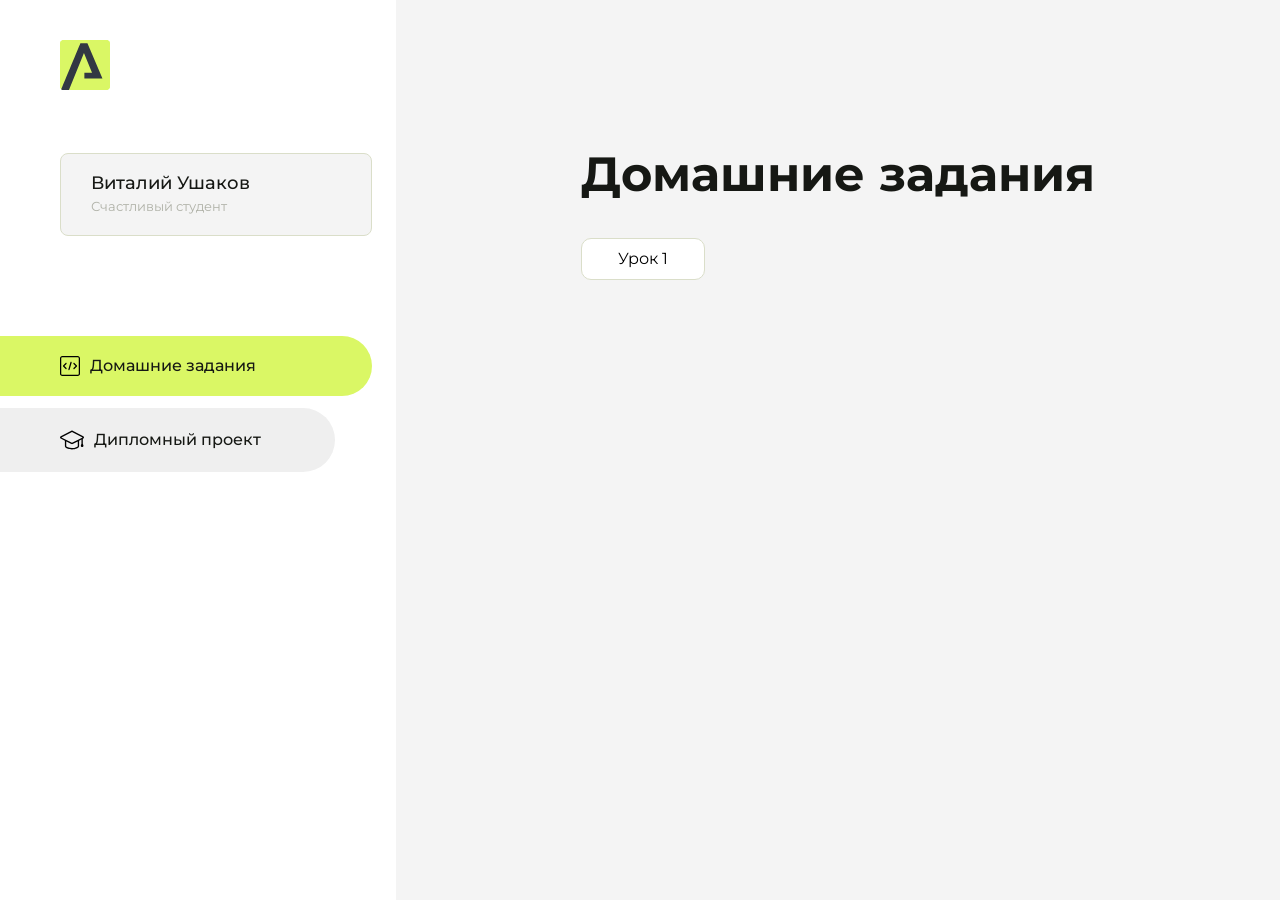
<file: index.html>
<!DOCTYPE html>
<html lang="en">
<head>
    <meta charset="UTF-8">
    <meta name="viewport" content="width=device-width, initial-scale=1.0">
    <title>Домашняя работа</title>
    <link rel="shortcut icon" href="src/logo.ico" type="image/x-icon">
    <link rel="preconnect" href="https://fonts.googleapis.com">
    <link rel="preconnect" href="https://fonts.gstatic.com" crossorigin>
    <link href="https://fonts.googleapis.com/css2?family=Montserrat:wght@400;500;700&family=Rubik:wght@500&display=swap"
          rel="stylesheet">
    <link rel="stylesheet" href="src/style.css">
</head>
<body id="body">
<div class="overlay" id="overlay"></div>
<div class="layout">
    <div class="burger" id="burger">
        <svg viewBox="0 0 24 24" fill="none" xmlns="http://www.w3.org/2000/svg">
            <g id="SVGRepo_bgCarrier" stroke-width="0"></g>
            <g id="SVGRepo_tracerCarrier" stroke-linecap="round" stroke-linejoin="round"></g>
            <g id="SVGRepo_iconCarrier">
                <path d="M4 18L20 18" stroke="#DAF765" stroke-width="2" stroke-linecap="round"></path>
                <path d="M4 12L20 12" stroke="#DAF765" stroke-width="2" stroke-linecap="round"></path>
                <path d="M4 6L20 6" stroke="#DAF765" stroke-width="2" stroke-linecap="round"></path>
            </g>
        </svg>
    </div>
    <aside class="sidebar" id="sidebar">
        <div class="sidebar__inner">
            <div class="logo">
                <svg width="50" height="50" viewBox="0 0 50 50" fill="none" xmlns="http://www.w3.org/2000/svg">
                    <g clip-path="url(#clip0_513_74730)">
                        <path d="M46.17 -0.257004H3.83C1.57281 -0.257004 -0.257 1.57281 -0.257 3.83V46.17C-0.257 48.4272 1.57281 50.257 3.83 50.257H46.17C48.4272 50.257 50.257 48.4272 50.257 46.17V3.83C50.257 1.57281 48.4272 -0.257004 46.17 -0.257004Z"
                              fill="#DAF765"/>
                        <path d="M24.375 38.4H42.461L27.441 3.1585H20.4355C20.4355 3.1585 6.7895 35.881 1.1945 49.294C2.015 50.0275 3.0945 50.257 3.6945 50.257H8.8445L23.954 13.07L32.0465 32.8285H24.375V38.4Z"
                              fill="#323843"/>
                    </g>
                    <defs>
                        <clipPath id="clip0_513_74730">
                            <rect width="50" height="50" fill="white"/>
                        </clipPath>
                    </defs>
                </svg>
            </div>
            <div class="sidebar__user">
                <div class="sidebar__name">Виталий Ушаков</div>
                <div class="sidebar__text">Счастливый студент</div>
            </div>
            <div class="sidebar__tabs">
                <div class="sidebar__item">
                    <button class="sidebar__button active" id="tasks">
                        <svg xmlns="http://www.w3.org/2000/svg" width="20" height="20" viewBox="0 0 20 20" fill="none">
                            <g clip-path="url(#clip0_704_74543)">
                                <path d="M17.7083 20H2.29167C1.0275 20 0 18.9725 0 17.7083V2.29167C0 1.0275 1.0275 0 2.29167 0H17.7083C18.9725 0 20 1.0275 20 2.29167V17.7083C20 18.9725 18.9725 20 17.7083 20ZM2.29167 1.25C1.7175 1.25 1.25 1.7175 1.25 2.29167V17.7083C1.25 18.2825 1.7175 18.75 2.29167 18.75H17.7083C18.2825 18.75 18.75 18.2825 18.75 17.7083V2.29167C18.75 1.7175 18.2825 1.25 17.7083 1.25H2.29167Z"
                                      fill="black"/>
                                <path d="M6.04167 13.125C5.88167 13.125 5.72167 13.0642 5.6 12.9417L3.1 10.4417C2.85583 10.1975 2.85583 9.80167 3.1 9.5575L5.6 7.0575C5.84417 6.81333 6.24 6.81333 6.48417 7.0575C6.72833 7.30167 6.72833 7.6975 6.48417 7.94167L4.42583 10L6.48417 12.0583C6.72833 12.3025 6.72833 12.6983 6.48417 12.9425C6.36167 13.0642 6.20167 13.125 6.04167 13.125Z"
                                      fill="black"/>
                                <path d="M8.95833 14.1667C8.9 14.1667 8.84 14.1583 8.78167 14.1417C8.45083 14.0442 8.26083 13.6967 8.35833 13.3658L10.4417 6.28251C10.5392 5.95084 10.8892 5.76417 11.2175 5.85917C11.5483 5.95667 11.7383 6.30417 11.6408 6.63501L9.5575 13.7183C9.47833 13.9908 9.22833 14.1667 8.95833 14.1667Z"
                                      fill="black"/>
                                <path d="M13.9583 13.125C13.7983 13.125 13.6383 13.0642 13.5167 12.9417C13.2725 12.6975 13.2725 12.3017 13.5167 12.0575L15.575 9.99916L13.5167 7.94083C13.2725 7.69666 13.2725 7.30083 13.5167 7.05666C13.7608 6.81249 14.1567 6.81249 14.4008 7.05666L16.9008 9.55666C17.145 9.80083 17.145 10.1967 16.9008 10.4408L14.4008 12.9408C14.2783 13.0642 14.1183 13.125 13.9583 13.125Z"
                                      fill="black"/>
                            </g>
                            <defs>
                                <clipPath id="clip0_704_74543">
                                    <rect width="20" height="20" fill="white"/>
                                </clipPath>
                            </defs>
                        </svg>
                        <span>Домашние задания</span></button>
                </div>
                <div class="sidebar__item">
                    <button class="sidebar__button" id="diplom">
                        <svg xmlns="http://www.w3.org/2000/svg" width="24" height="24" viewBox="0 0 24 24" fill="none">
                            <g clip-path="url(#clip0_704_74553)">
                                <path d="M23.2628 10.5971C23.7176 10.365 24 9.90375 24 9.39337C24 8.883 23.7176 8.42175 23.2628 8.18962L12.6135 2.75362C12.2291 2.55824 11.7705 2.55787 11.3854 2.75399L0.736875 8.19C0.282375 8.42175 0 8.883 0 9.39337C0 9.90375 0.282375 10.365 0.736875 10.5971L4.89038 12.7177V18.2074C4.89038 19.8154 8.412 21.393 12 21.393C15.5884 21.393 19.1096 19.815 19.1096 18.2074V12.7174L21.4609 11.517V15.8017L20.901 17.2305C20.7409 17.6389 20.7934 18.0994 21.0405 18.4616C21.2876 18.8246 21.6979 19.041 22.1366 19.041C22.5754 19.041 22.9852 18.8246 23.2324 18.462C23.4795 18.099 23.532 17.6385 23.3719 17.2301L22.8124 15.8021V10.827L23.2628 10.5971ZM17.7623 18.1721C17.6198 18.6375 15.3491 20.0419 12 20.0419C8.65088 20.0419 6.38025 18.6375 6.2415 18.2074V12.3037L6.23887 12.3019C6.23812 12.057 6.1065 11.8207 5.87325 11.7019L1.3515 9.39337L12 3.95737L22.6489 9.39337L12 14.8294L5.87325 11.7019C5.54063 11.5331 4.6695 11.6674 4.5 12C4.33012 12.3322 4.55813 12.5479 4.89038 12.7177L11.3857 16.0331C11.5781 16.1314 11.7889 16.1805 12 16.1805C12.2107 16.1805 12.4222 16.1314 12.6146 16.0331L17.7593 13.407L17.7623 18.1721Z"
                                      fill="black"/>
                            </g>
                            <defs>
                                <clipPath id="clip0_704_74553">
                                    <rect width="24" height="24" fill="white"/>
                                </clipPath>
                            </defs>
                        </svg>
                        <span>Дипломный проект</span></button>
                </div>
            </div>
        </div>

    </aside>
    <div class="content">
        <div class="container">
            <div class="content__block" id="tasksBlock">
                <div class="content__title">Домашние задания</div>
                <ul class="content__list">
                    <li class="content__list-item">
                        <a href="lesson1/index.html">Урок 1</a>
                    </li>
                </ul>
            </div>
            <div class="content__block hidden" id="diplomBlock">
                <div class="content__title">Дипломный проект</div>
                <div class="content__list-diplom">
                    <a href="ПАПКА-С-НОМЕРОМ-УРОКА">Ссылка на ДЗ</a>
                </div>
                <div class="content__decor">
                    <div class="content__decor-text">Давай проверим, чему ты научился!</div>
                    <div class="content__decor-img">
                        <img src="src/decor.png" alt="decor">
                    </div>
                </div>
            </div>
        </div>
    </div>
</div>
<script src="src/index.js"></script>
</body>
</html>
</file>
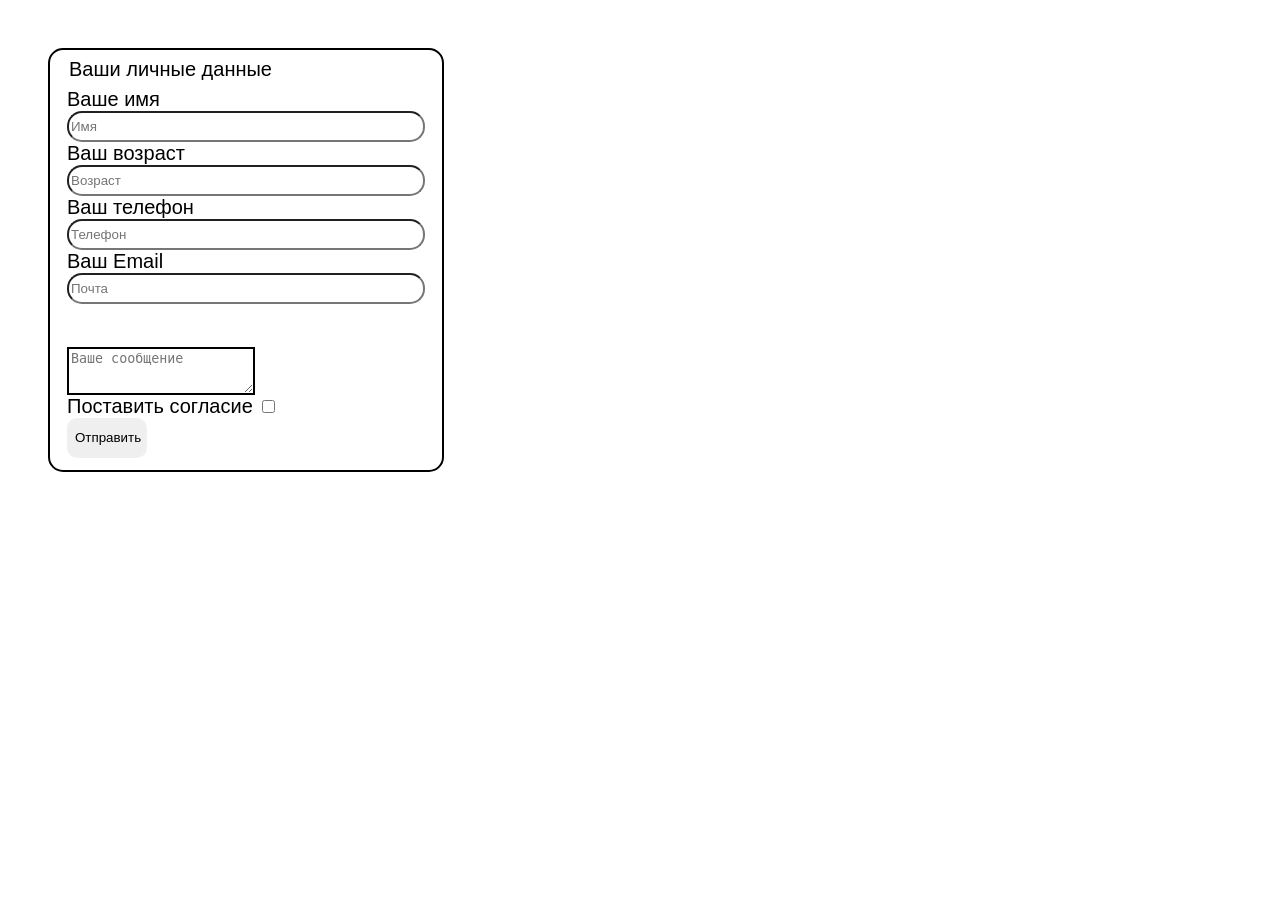
<file: 5pr/index.html>
<!DOCTYPE html>
<html lang="en">
<head>
  <meta charset="UTF-8">
  <meta name="viewport" content="width=device-width, initial-scale=1.0">
  <title>FORMS</title>
  <link rel="stylesheet" href="style.css">
</head>
<body>
  <div class="card">
    <form class="form" action="">
      <fieldset class="fs1">
        <legend class="legend">Ваши личные данные</legend>
        <label for="name" class="l1">Ваше имя</label>
        <input id="name " placeholder="Имя" required type="text">
        <label for="age" class="l2">Ваш возраст</label>
        <input id="age " placeholder="Возраст" required type="number">
        <label for="tel" class="l3">Ваш телефон</label>
        <input id="tel " placeholder="Телефон" required type="tel">
        <label for="mail" class="l4">Ваш Email</label>
        <input id="mail " placeholder="Почта" required type="email">
      </fieldset>
      <fieldset class="fs2">
        <label class="l5" for="massage"></label>
        <textarea class="ta" placeholder="Ваше сообщение" name="massage" id="massage"></textarea>
        <label class="l5" for="cb"> Поставить согласие 
          <input required id="cb" type="checkbox">
        </label>
        <button class="button" type="submit">Отправить</button>
      </fieldset>
    </form>
  </div>
</body>
</html>
</file>
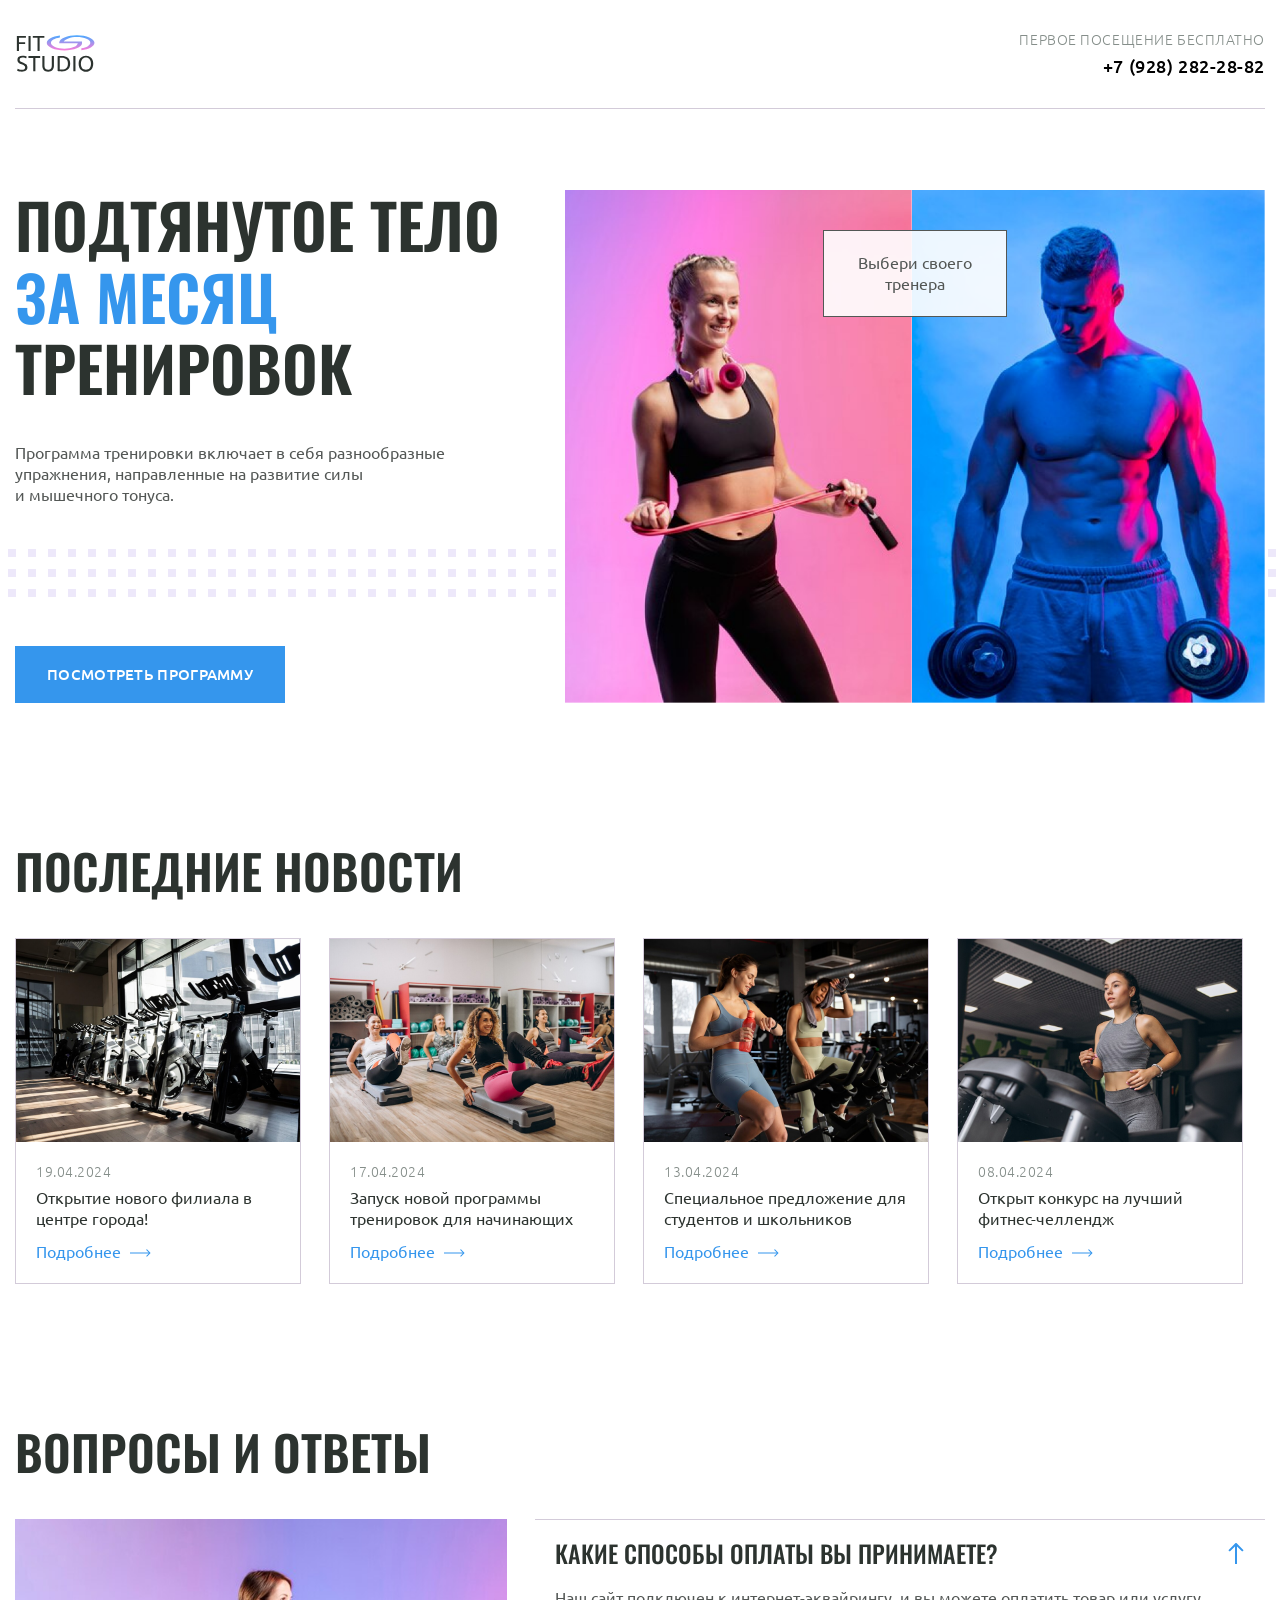
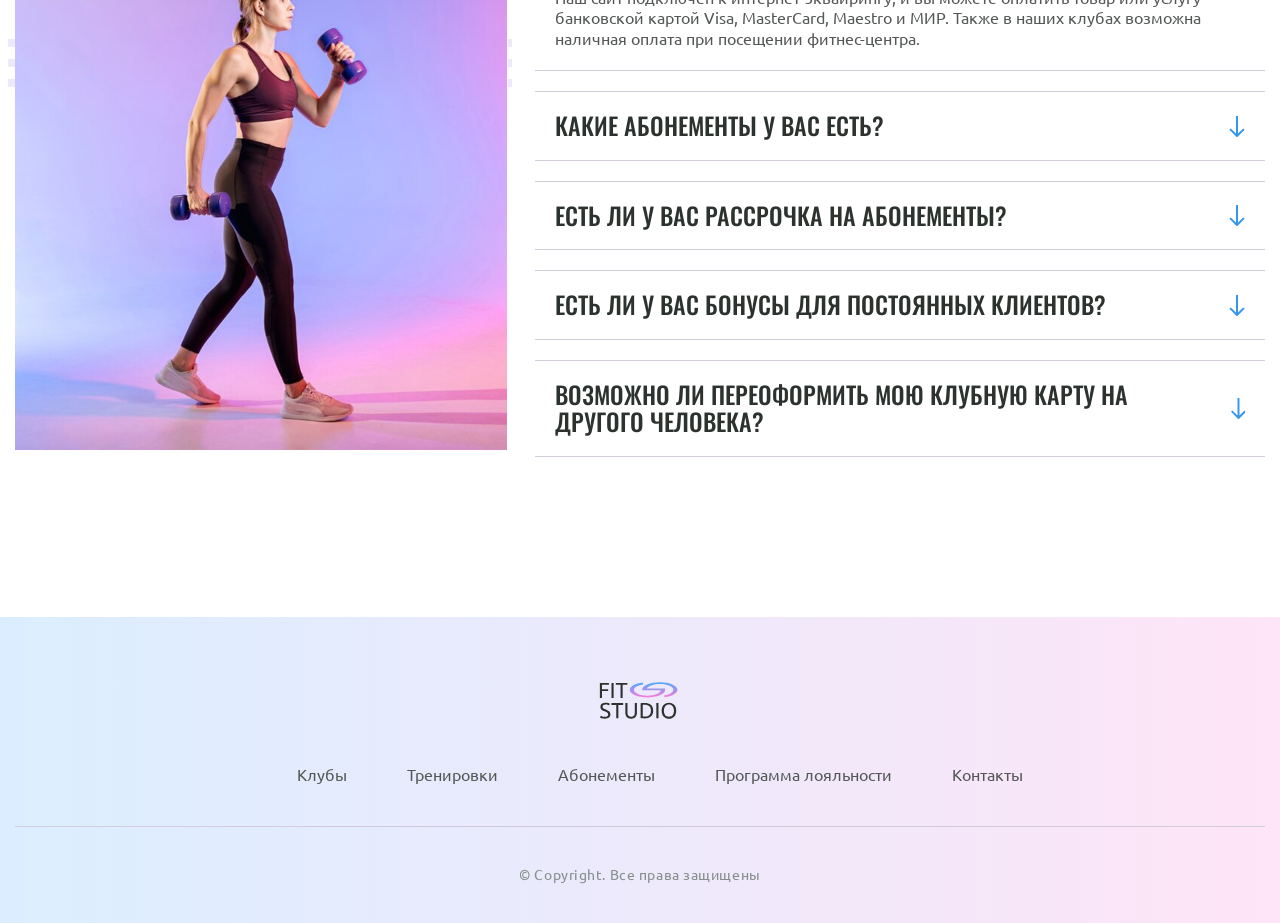
<file: fit studio/index.html>
<!DOCTYPE html>
<html lang="ru">
<head>
  <meta charset="UTF-8">
  <meta name="viewport" content="width=device-width, initial-scale=1.0">
  <title>Fit-studio - Главная </title>
  <link rel="stylesheet" href="./CSS/normalize.css">
  <link rel="stylesheet" href="./CSS/fonts.css">
  <link rel="stylesheet" href="./CSS/globals.css">
  <link rel="stylesheet" href="./CSS/header.css">
  <link rel="stylesheet" href="./CSS/main.css">
  <link rel="stylesheet" href="./CSS/footer.css">
  <link rel=" icon" href="./img/favicon-icon.svg" type="image/svg+xml">
</head>
<body>
  <header class="header">
    <div class="container ">
      <div class="header-container">
        <a href="/">
          <img src="./img/logo-icon.svg" alt="Логотип">
        </a>
        <div class="phone text-sub">
          <p class="phone-text">Первое посещение бесплатно</p>
          <a class="phone-link" href="tel:+79282822882">+7 (928) 282-28-82</a>
        </div>
      </div>
    </div>
  </header>
  <section class="hero section">
    <div class="container hero-container">
      <div>
        <h1>Подтянутое тело <strong>за месяц</strong> тренировок</h1>
        <p class="text">Программа тренировки включает в себя разнообразные упражнения, направленные на развитие силы и мышечного тонуса.</p>
        <a href="#" class="button">Посмотреть программу</a>
      </div>
      <div class="hero-img">
        <p class="hero-choose">
Выбери своего тренера
        </p>
        <img src="./img/Rectangle 1.png" width="347" height="513" alt="СПОРТ.">
        <img src="./img/Rectangle 3.png" width="353" height="513" alt="СПОРТ.">
      </div>
    </div>
    </section>
    <section class="news section">
      <div class="container">
        <h2 class="title-large">Последние новости</h2>
        <div class="card-container">
          <article class="news-article">
            <header>
              <img width="284" height="203" src="./img/Frame 5.png" alt="Тренажеры беговые">
              <div class="news-info">
                <time class="news-date text-sub" datetime="2024-04-19">19.04.2024</time>
                <h3>Открытие нового филиала в центре города!</h3>
              </div>
            </header>
            <footer>
              <a class="news-link" href="article.html">Подробнее</a>
            </footer>
          </article>
                    <article class="news-article">
            <header>
              <img width="284" height="203" src="./img/Frame 5 (1).png" alt="Занятия спортом">
              <div class="news-info">
                <time class="news-date text-sub" datetime="2024-04-17">17.04.2024</time>
                <h3>Запуск новой программы тренировок для начинающих</h3>
              </div>
            </header>
            <footer>
              <a class="news-link" href="article.html">Подробнее</a>
            </footer>
          </article>
                    <article class="news-article">
            <header>
              <img width="284" height="203" src="./img/Frame 5 (2).png" alt="Заеятия спортом на велотренажерах">
              <div class="news-info">
                <time class="news-date text-sub" datetime="2024-04-13">13.04.2024</time>
                <h3>Специальное предложение для студентов и школьников</h3>
              </div>
            </header>
            <footer>
              <a class="news-link" href="article.html">Подробнее</a>
            </footer>
          </article>
                    <article class="news-article">
            <header>
              <img width="284" height="203" src="./img/Frame 5 (3).png" alt="Девушка бежит на беговой дорожке">
              <div class="news-info">
                <time class="news-date text-sub" datetime="2024-04-08">08.04.2024</time>
                <h3>Открыт конкурс на лучший фитнес-челлендж</h3>
              </div>
            </header>
            <footer>
              <a class="news-link" href="article.html">Подробнее</a>
            </footer>
          </article>
        </div>
      </div>
    </section>
    <section class="faq section">
      <div class="container">
        <h2 class="title-large">Вопросы и ответы</h2>
        <div class="faq-container">
          <img width="492" height="531" src="./img/sporty-woman-2.png" alt="Спортивная девушка с гантелями">
          <div>
            <details name="faq" open>
              <summary>Какие способы оплаты вы принимаете?</summary>
              <p class="faq-text">Наш сайт подключен к интернет-эквайрингу, и вы можете оплатить товар или услугу банковской картой Visa, MasterCard, Maestro и МИР.
Также в наших клубах возможна наличная оплата при посещении фитнес-центра.</p>
            </details>
                      <details name="faq" >
              <summary>Какие абонементы у вас есть?</summary>
              <p class="faq-text">Наш сайт подключен к интернет-эквайрингу, и вы можете оплатить товар или услугу банковской картой Visa, MasterCard, Maestro и МИР.
Также в наших клубах возможна наличная оплата при посещении фитнес-центра.</p>
            </details>
                      <details name="faq">
              <summary>Есть ли у вас рассрочка на абонементы?</summary>
              <p class="faq-text">Наш сайт подключен к интернет-эквайрингу, и вы можете оплатить товар или услугу банковской картой Visa, MasterCard, Maestro и МИР.
Также в наших клубах возможна наличная оплата при посещении фитнес-центра.</p>
            </details>
                      <details name="faq">
              <summary>Есть ли у вас бонусы для постоянных клиентов?</summary>
              <p class="faq-text">Наш сайт подключен к интернет-эквайрингу, и вы можете оплатить товар или услугу банковской картой Visa, MasterCard, Maestro и МИР.
Также в наших клубах возможна наличная оплата при посещении фитнес-центра.</p>
            </details>
                      <details name="faq">
              <summary>Возможно ли переоформить мою клубную карту на другого человека?</summary>
              <p class="faq-text">Наш сайт подключен к интернет-эквайрингу, и вы можете оплатить товар или услугу банковской картой Visa, MasterCard, Maestro и МИР.
Также в наших клубах возможна наличная оплата при посещении фитнес-центра.</p>
            </details>
          </div>
        </div>
      </div>
    </section>
  <footer class="footer">
    <div class="container">
      <div class="footer-top">
        <a href="/">
            <img class="footer-logo" src="./img/logo-icon.svg" alt="Логотип">
          </a>
            <nav>
              <ul class="footer-menu">
                <li><a href="#">Клубы</a></li>
                <li><a href="#">Тренировки</a></li>
                <li><a href="#">Абонементы</a></li>
                <li><a href="#">Программа лояльности</a></li>
                <li><a href="#">Контакты</a></li>
              </ul>
            </nav>
      </div>
    </div>
    <div class="container">
      <p class="footer-bottom">
&copy; Copyright. Все права защищены
      </p>
    </div>
  </footer>
</body>
</html>
</file>
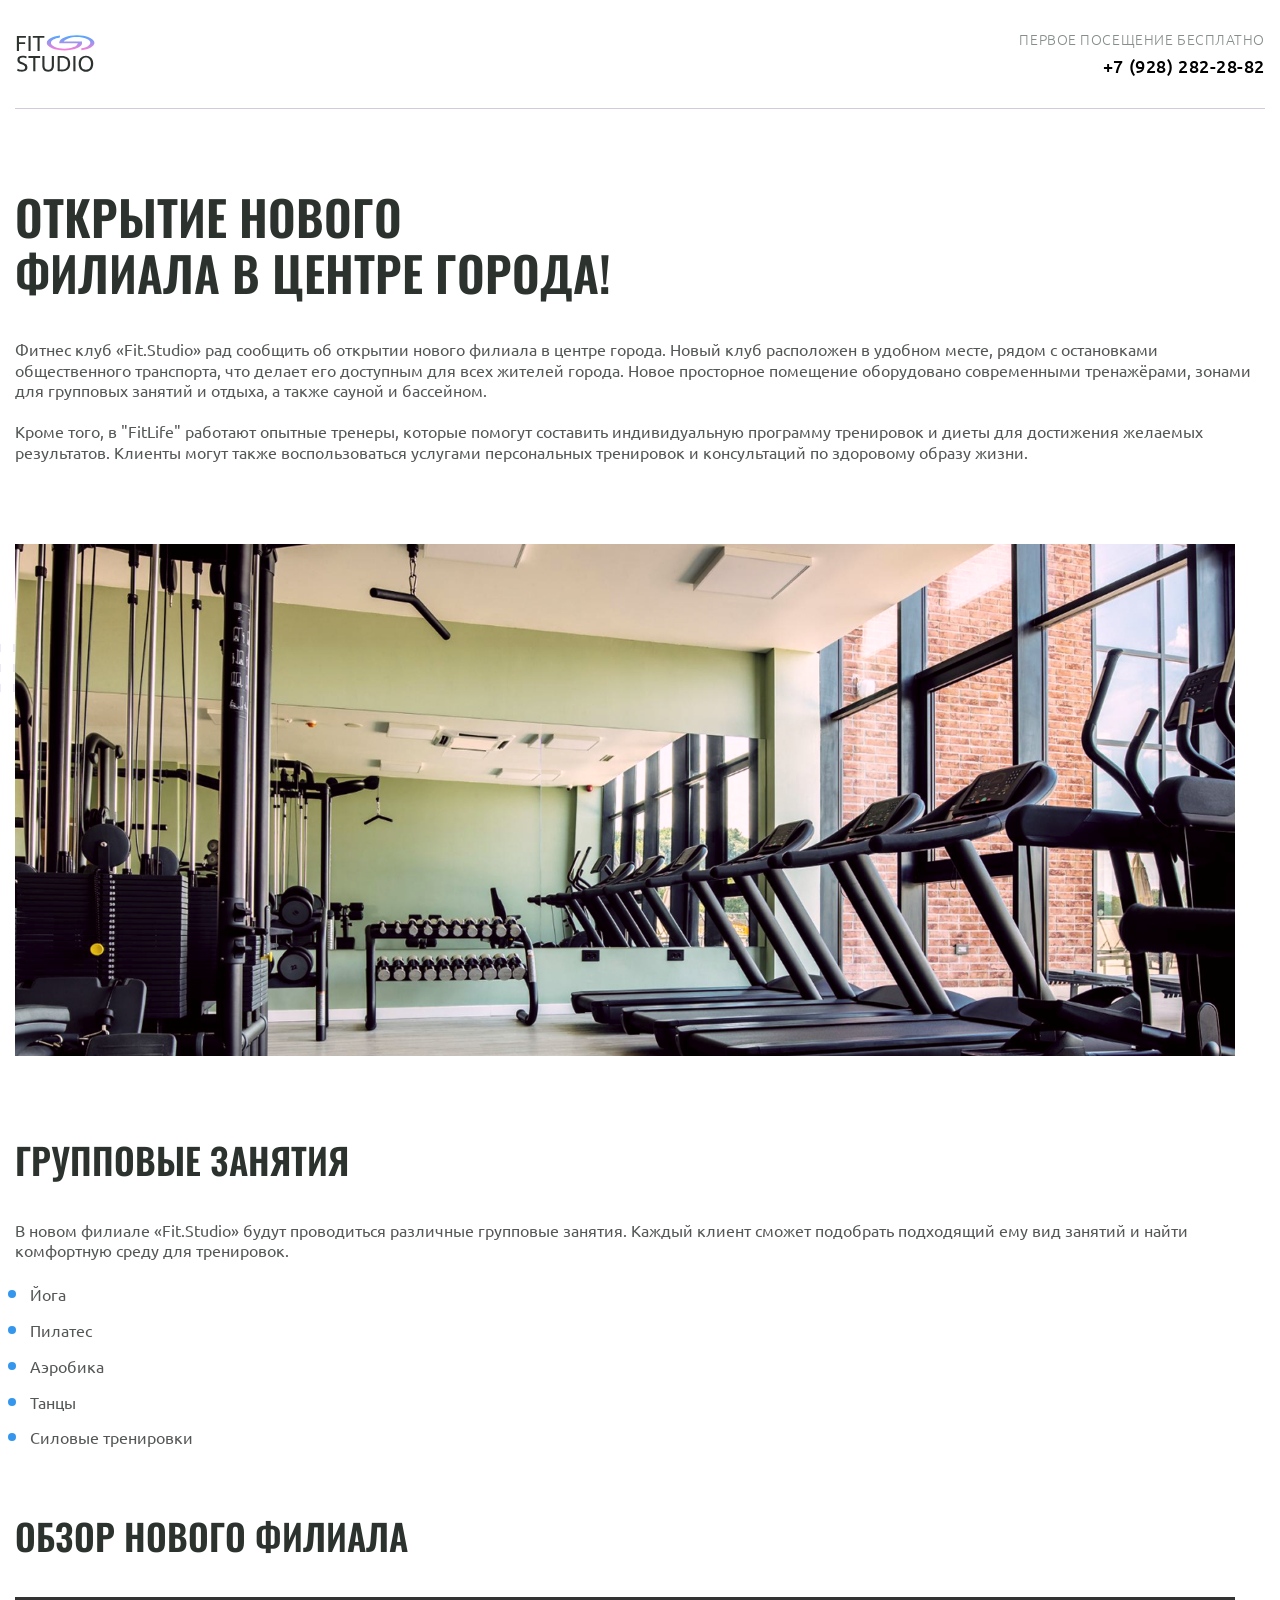
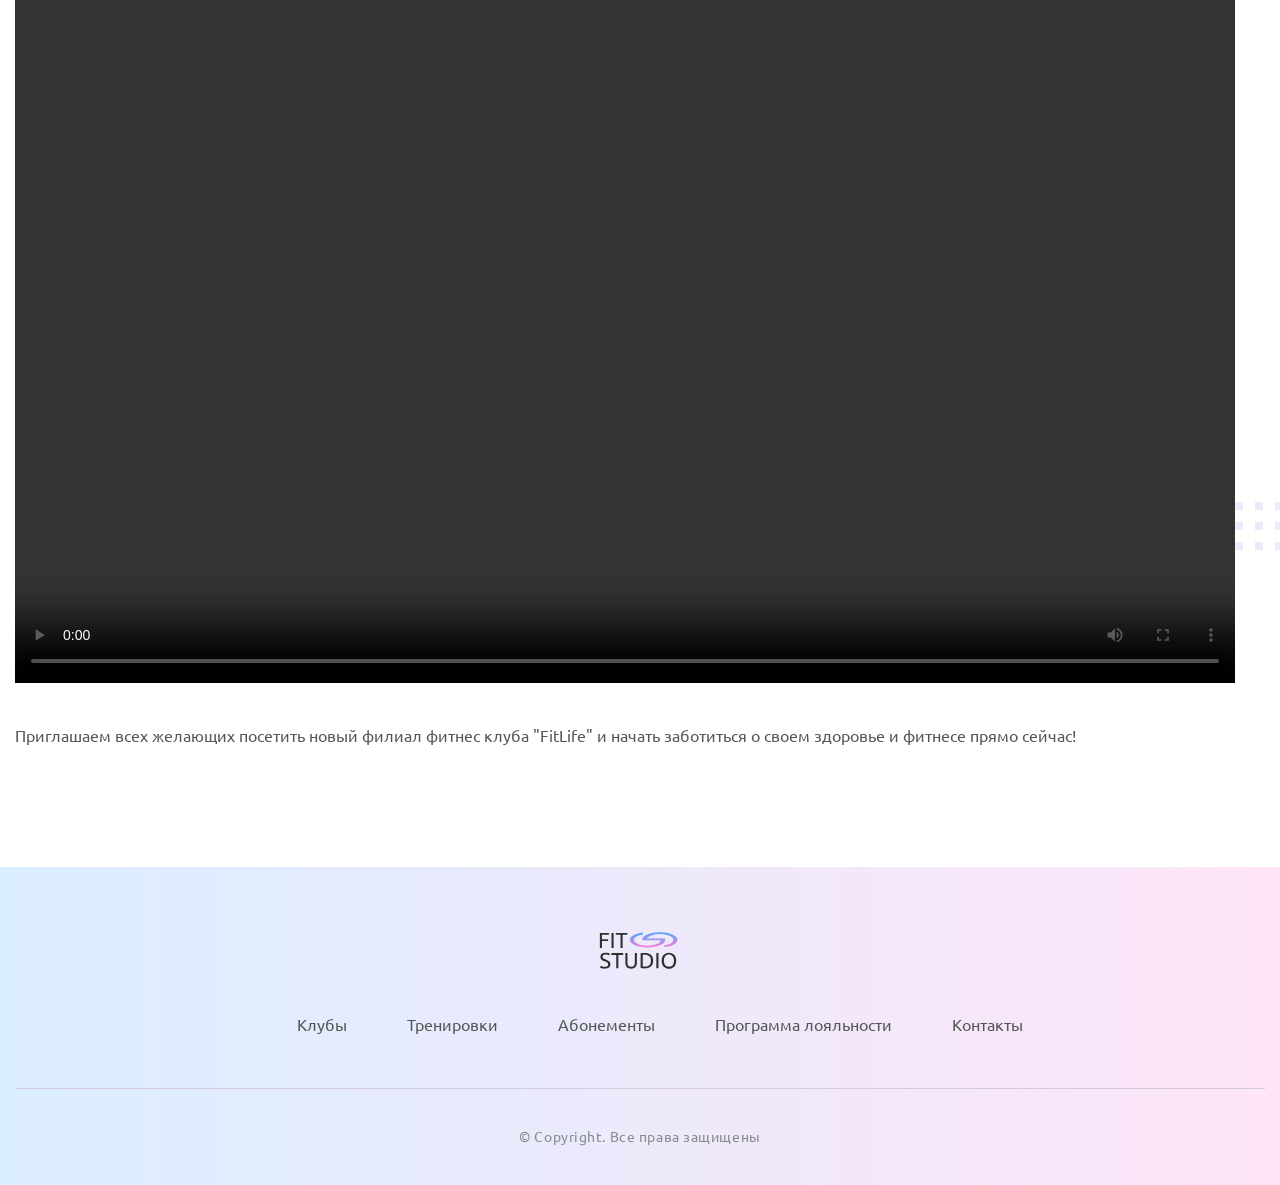
<file: article.html>
<!DOCTYPE html>
<html lang="ru">
<head>
  <meta charset="UTF-8">
  <meta name="viewport" content="width=device-width, initial-scale=1.0">
  <title>Fit studio-Открытие нового филиала</title>
  <link rel="stylesheet" href="./CSS/normalize.css">
  <link rel="stylesheet" href="./CSS/fonts.css">
  <link rel="stylesheet" href="./CSS/globals.css">
    <link rel="stylesheet" href="./CSS/header.css">
  <link rel="stylesheet" href="./CSS/article.css">
    <link rel="stylesheet" href="./CSS/footer.css">
    <link rel=" icon" href="./img/favicon-icon.svg" type="image/svg+xml">
</head>
<body>
    <header class="header">
    <div class="container ">
      <div class="header-container">
        <a href="/">
          <img src="./img/logo-icon.svg" alt="Логотип">
        </a>
        <div class="phone text-sub">
          <p class="phone-text">Первое посещение бесплатно</p>
          <a class="phone-link" href="tel:+79282822882">+7 (928) 282-28-82</a>
        </div>
      </div>
    </div>
  </header>
  <article class="article">
    <div class="container">
      <h1 class="title-large ">Открытие нового филиала в центре города!</h1>
        <p class="article-text">Фитнес клуб «Fit.Studio» рад сообщить об открытии нового филиала в центре города. Новый клуб расположен в удобном месте, рядом с остановками общественного транспорта, что делает его доступным для всех жителей города. Новое просторное помещение оборудовано современными тренажёрами, зонами для групповых занятий и отдыха, а также сауной и бассейном.</p>
        <p class="article-text2">Кроме того, в "FitLife" работают опытные тренеры, которые помогут составить индивидуальную программу тренировок и диеты для достижения желаемых результатов. Клиенты могут также воспользоваться услугами персональных тренировок и консультаций по здоровому образу жизни.</p>
        <div class="article-img-wrapper">
          <img class="decor-icon article-decor" src="./img/декор.svg" alt="декор в виде точек">
          <img class="article-img" width="1220" height="512" src="./img/фотка.png" alt="Тренажерный зал">
        </div>
        <h2 class="title-large article-title article-title-medium">Групповые занятия</h2>
        <p class="article-text">В новом филиале «Fit.Studio» будут проводиться различные групповые занятия. Каждый клиент сможет подобрать подходящий ему вид занятий и найти комфортную среду для тренировок.</p>
        <ul class="list">
          <li>Йога</li>
          <li>Пилатес</li>
          <li>Аэробика</li>
          <li>Танцы</li>
          <li>Силовые тренировки</li>
        </ul>
        <h2 class="title-large article-title-medium">Обзор нового филиала</h2>
        <div class="article-img-wrapper">
          <img class="decor-icon-2 article-decor" src="./img/декор.svg" alt="декор в виде точек">
          <video class="video" controls height="686" width="1220" src="./video/gym-video.mp4"></video>
        </div>
        <p class="article-text article-text-bottom">Приглашаем всех желающих посетить новый филиал фитнес клуба "FitLife" и начать заботиться о своем здоровье и фитнесе прямо сейчас!</p>
    </div>
  </article>
    <footer class="footer">
    <div class="container">
      <div class="footer-top">
        <a href="/">
            <img class="footer-logo" src="./img/logo-icon.svg" alt="Логотип">
          </a>
            <nav>
              <ul class="footer-menu">
                <li><a href="#">Клубы</a></li>
                <li><a href="#">Тренировки</a></li>
                <li><a href="#">Абонементы</a></li>
                <li><a href="#">Программа лояльности</a></li>
                <li><a href="#">Контакты</a></li>
              </ul>
            </nav>
      </div>
    </div>
    <div class="container">
      <p class="footer-bottom">
&copy; Copyright. Все права защищены
      </p>
    </div>
  </footer>
</body>
</html>
</file>
<file: src/style.css>
*{padding: 0;margin: 0;border: 0;}
*,*:before,*:after{-webkit-box-sizing: border-box;box-sizing: border-box;}
:focus,:active{outline: none;}
a:focus,a:active{outline: none;}
nav,footer,header,aside{display: block;}
html,body{
    height:100%;width:100%;
    font-size:100%;line-height:1;-ms-text-size-adjust:100%;-moz-text-size-adjust:100%;-webkit-text-size-adjust:100%;}
input,button,textarea{font-family:inherit;}
input::-ms-clear{display: none;}
button{cursor: pointer;}
button::-moz-focus-inner{padding:0;border:0;}
a,a:visited{text-decoration: none;}
a:hover{text-decoration: none;}
ul li{list-style: none;}
img{vertical-align: top;}
h1,h2,h3,h4,h5,h6{font-size:inherit;font-weight: inherit;}
a{color:inherit;}



body {
    font-family: "Montserrat",SansSerif;
    color: black;
}

body.overflow {
    overflow: hidden;
}



.layout {
    display: -webkit-box;
    display: -ms-flexbox;
    display: flex;
    min-height: 100vh;
}

.sidebar {
    padding: 40px 24px 40px 0;
    -ms-flex-negative: 0;
    flex-shrink: 0;
    background-color: white;
}



.content {
    -webkit-box-flex: 1;
    -ms-flex-positive: 1;
    flex-grow: 1;
    background-color: #F4F4F4;
}

.container {
    display: -webkit-box;
    display: -ms-flexbox;
    display: flex;
    -webkit-box-orient: vertical;
    -webkit-box-direction: normal;
    -ms-flex-direction: column;
    flex-direction: column;
    -webkit-box-pack: center;
    -ms-flex-pack: center;
    justify-content: center;
    -webkit-box-align: center;
    -ms-flex-align: center;
    align-items: center;
    padding: 150px 60px 80px 60px;
}


.logo {
    margin-left: 60px;
    margin-bottom: 60px;
}

.sidebar__user {
    background-color: #F4F4F4;
    padding: 20px 30px;
    margin-left: 60px;
    margin-bottom: 100px;
    border-radius: 8px;
    border: 1px solid #DADEC9;
}

.sidebar__name {
    color:#161814;
    font-size: 18px;
    font-weight: 500;
    margin-bottom: 6px;
}

.sidebar__text {
    color: #AFB1A7;
    font-size: 13px;
    font-weight: 400;
    line-height: 130%; /* 16.9px */
}

.sidebar__item {
    width: 372px;
}

.sidebar__button {
    display: -webkit-box;
    display: -ms-flexbox;
    display: flex;
    -webkit-box-align: center;
    -ms-flex-align: center;
    align-items: center;
    gap: 10px;
    padding: 20px 60px;
    margin-bottom: 12px;
    border-radius: 0px 100px 100px 0px;
    -webkit-transition: all .5s;
    -o-transition: all .5s;
    transition: all .5s;
    cursor: pointer;
    width: 90%;
    color:#161814;
    font-size: 16px;
    font-weight: 500;
}

.sidebar__button.active , .sidebar__button:hover {
    width: 100%;
    background-color: #DAF765;
}


.content__title {
    color: #161814;
    font-size: 48px;
    font-weight: 700;
    margin-bottom: 40px;
}

.content__list {
    display: -webkit-box;
    display: -ms-flexbox;
    display: flex;
    -webkit-box-align: center;
    -ms-flex-align: center;
    align-items: center;
    -ms-flex-wrap: wrap;
    flex-wrap: wrap;
    gap: 20px;
}



.content__list-item  {
    cursor: pointer;
    padding: 12px 18px;
    background-color: #fff;
    border-radius: 10px;
    border: 1px solid #DADEC9;
    -webkit-transition: all .3s;
    -o-transition: all .3s;
    transition: all .3s;
}

.content__list-item:hover,.content__list-diplom:hover {
    background-color: #AFB1A7;
}

li a {
    padding: 12px 18px;

}


.content__list-diplom {
    -webkit-transition: all .3s;
    -o-transition: all .3s;
    transition: all .3s;
    display: inline-block;
    padding: 12px 18px;
    background-color: #fff;
    border-radius: 10px;
    border: 1px solid #DADEC9;
}

.content__decor {
    display: -webkit-box;
    display: -ms-flexbox;
    display: flex;
    -webkit-box-align: center;
    -ms-flex-align: center;
    align-items: center;
}

.content__decor-text {
    color:#BEDD44;
    font-size: 36px;
    font-weight: 700;
    line-height: 110%; /* 39.6px */
}

.content__block {
    max-width: 1200px;
}

.content__block.hidden {
    display: none;
}

.content__decor-img img{
    width: 100%;
}

.burger {
    display: none;
    padding: 5px;
    position: fixed;
    top: 3%;
    right: 7%;
    width: 40px;
    height: 40px;
    background-color: #161814;
    border-radius: 50%;
    z-index: 10;
    border: 1px solid #DAF765;
}

@media (max-width: 768px) {
    .burger {
        display: block;
    }

    .sidebar {
        -webkit-transition: all .3s;
        -o-transition: all .3s;
        transition: all .3s;
        -webkit-transform: translateX(-100%);
        -ms-transform: translateX(-100%);
        transform: translateX(-100%);
        position: fixed;
        top: 0;
        left: 0;
        bottom: 0;
        z-index: 5;
    }

    .sidebar.show {
        -webkit-transform: translateX(0%);
        -ms-transform: translateX(0%);
        transform: translateX(0%);
    }

    .overlay {
        opacity: 0;
        pointer-events: none;
        -webkit-transition: all .3s;
        -o-transition: all .3s;
        transition: all .3s;
        position: absolute;
        top: 0;
        right: 0;
        left: 0;
        bottom: 0;
        z-index: 3;
        background-color: #000000e0;
    }

    .overlay.show {
        opacity: 1;
        pointer-events: all;
    }

    .container {
        padding: 40px 20px;
        min-height: 100%;
    }

    .content__decor {
        margin-top: 20px;
        -webkit-box-orient: vertical;
        -webkit-box-direction: normal;
        -ms-flex-direction: column;
        flex-direction: column;
    }
}

@media (max-width: 400px) {
    .sidebar__user {
        margin-left: 0;
    }
}
</file>
<file: 5pr/style.css>
body{
  font-family: sans-serif;

}
.card{
  display: inline-block;
  border: 2px solid #000;
  border-radius: 15px;
  margin: 40px;
}
.legend{
padding-top: 8px;
}
input:not([type="checkbox"]){
  display: block;
  min-width: 350px;
  min-height: 25px;
  border-radius: 15px;
}
.form{
  max-width: 500px;
  font-size: 20px;
}
.fs1{
  border-radius: 15px;
border: none;
}
.fs2{
  border-radius: 15px;
border:none
}
.ta{
  display: block;
  max-width: 180px;
  max-height: 200px;
  min-width: 180px;
  min-height: 40px;
  border: 2px solid #000;
}
.l5{
  display: inline-block;
}
.button{
width: 80px;
height: 40px;
border-radius: 10px;
border: 2px solid #F0F0F0;
display: block;
cursor: pointer;
}
.cb {
    display: inline-block;
}
</file>
<file: fit studio/CSS/fonts.css>
@font-face {
    font-family: 'Ubuntu';
    src: local(Ubuntu),  url('../fonts/UbuntuLight.woff2') format('woff2');
    font-weight: 300;
    font-display: swap;
    font-style: normal;
}
@font-face {
font-family: 'Ubuntu';
    src: local(Ubuntu),  url('../fonts/UbuntuRegular.woff2') format('woff2');
    font-weight: 400;
    font-display: swap;
    font-style: normal;
}
@font-face {
    font-family: 'Ubuntu';
    src: local(Ubuntu),  url('../fonts/UbuntuMedium.woff2') format('woff2');
    font-weight: 500;
    font-display: swap;
    font-style: normal;
}
@font-face {
    font-family: 'Oswald';
    src: local(Oswald),  url('../fonts/OswaldMedium.woff2') format('woff2');
    font-weight: 500;
    font-display: swap;
    font-style: normal;
}
@font-face {
    font-family: 'Oswald';
    src: local(Oswald),  url('../fonts/OswaldSemiBold.woff2') format('woff2');
    font-weight: 600;
    font-display: swap;
    font-style: normal;
}
</file>
<file: fit studio/CSS/globals.css>
html{
  font-family: Ubuntu, sans-serif;
  font-weight: 400;
}
p{
  margin: 0;
}
*,
*::after
*::before{
  box-sizing: border-box;
}
body{
  min-height: 100vh;
  display: flex;
  flex-direction: column;
  overflow-x: hidden;
}
h1,h2,h3{
  margin: 0;
}
.container{
  max-width: 1250px ;
  margin: 0 auto ;
  padding: 0 15px;
}
a{
  text-decoration: none;
}
.button{
  display: inline-block;
  padding: 19px 32px;
  background-color: #3596ed;
font-weight: 500;
font-size: 15px;
line-height: 130%;
letter-spacing: 0.02em;
text-transform: uppercase;
text-align: center;
color: #fff;
transition: opacity 0.2s, background-color 0.2s;
}
.button:hover{
  opacity: 0.85;
}
.button:active{
  background-color:#2378c2 ;
}
.title-large{
    font-family: "Oswald", sans-serif;
  font-weight: 600;
line-height: 115%;
text-transform: uppercase;
color: #2c332f;
margin-bottom: 40px;
  max-width: 596px;
    font-size: 48px;
}
.text-sub{
font-weight: 300;
font-size: 14px;
letter-spacing: 0.04em;
text-transform: uppercase;
color: #858e8a;
}
a:focus-visible,button:focus-visible,summary:focus-visible{
  outline: 2px solid #3596ed; 
  outline-offset: 1px;
}
</file>
<file: fit studio/CSS/header.css>
.header-container{
  display: flex;
  justify-content: space-between;
  align-items: center;
  gap: 10px;
  padding-top: 30px;
  padding-bottom: 30px;
  border-bottom: 1px solid  #d3cbd9;
}
.phone{
text-align: right;
}
.phone-text{
  margin-bottom: 8px;
  font-weight: 300;

}
.phone-link{
  color: black;
font-weight: 500;
font-size: 18px;
}
.phone a{
transition: color 0.2s;
}
.phone-link:hover{
  color:#3596ED ;
}
</file>
<file: fit studio/CSS/main.css>
.hero{
  padding-top: 80px;
  position: relative;
}
.hero::after{
  position: absolute;
  bottom: 106px;
content: "";
width: 100%;
height: 48px;
background: url(../img/decor-large-icon.svg);
z-index: -1;
}
.hero-container{
  display: flex;
  align-items: center;
  gap: 28px;
}
h1{
  margin-bottom: 40px;
  font-weight: 600;
font-size: 62px;
line-height: 115%;
text-transform: uppercase;
color: #2c332f;
font-family: "Oswald", sans-serif;
}
.hero h1 strong{
  color: #3596ed;
}
.hero p{
  font-family: "Ubuntu", sans-serif;
  font-weight: 400;
font-size: 16px;
line-height: 130%;
color: #535755;
}
.hero .text{
margin-bottom: 140px;
}
.text{
  max-height: 63px;
  max-width: 439px;
}
.hero-img{
  display: flex;
  position: relative;
}
.hero-choose{
  max-width: 138px;
  position: absolute;
  top: 40px;
  left: 50%;
  transform: translateX(-50%);
  font-weight: 400;
font-size: 16px;
line-height: 130%;
text-align: center;
color: #181b1a;
border: 1px solid #535755;
padding: 22px;
background: rgba(255, 255, 255, 0.9);
}
.section{
  margin-bottom: 140px;
}
.card-container{
  display: flex;
  gap: 28px;
}
.news-article{
  display: flex;
  flex-direction: column;
  border: 1px solid #d3cbd9;
  background-color: #fff;
  max-width: 284px;
  overflow: hidden;
}
.news-article img{
  display: block;
}
.news-info{
  padding: 20px 20px 0;
  margin-bottom: 12px;
}
.news-date{
  margin-bottom: 8px;
  display: inline-block;
}
.news-info h3{
  font-weight: 400;
font-size: 16px;
line-height: 130%;
color: #2c332f;
}
.news-link{
  display: inline-flex;
  align-items: center;
  gap: 8px;
  font-weight: 400;
font-size: 16px;
line-height: 130%;
color: #3596ed;

}
.news-link::after{
  content: "";
display: inline-block;
  width: 22px;
  height: 9px;
  background-image: url(../img/arrow-right-icon.svg);
  transition: transform 0.3s;
}
.news-link:hover::after{
  transform: translateX(5px);
}
.news-article footer{
  padding: 0 20px 20px;
  margin-top: auto;
}
.faq{
  position: relative;
  content: "";
}
.faq::before{
  position: absolute;
top: 215px;
content: "";
width: 40%;
height: 48px;
background: url(../img/decor-large-icon.svg);
z-index: -1;
}

.faq-text{
  font-family: "Ubuntu", sans-serif;
  max-width: 700px;
  font-weight: 400;
font-size: 16px;
line-height: 130%;
color: #535755;
}
.faq-container{
  display: flex;
  gap: 28px;
}
.faq-container summary{
  
  font-family: "Oswald", sans-serif;
  font-weight: 500;
font-size: 24px;
line-height: 115%;
text-transform: uppercase;
color: #2c332f;
}
summary{
  display: flex;
  align-items: center;
  justify-content: space-between;
  gap: 10px;
  list-style: none;
  padding: 20px;
  cursor: pointer;
}
details > p{
padding: 0 20px 20px;
}
summary::after{
  display: inline-block;
  content: "";
  width: 17px;
  height: 22px;
  background: url(../img/arrow-down.img.svg) no-repeat center / cover;
}
details[open] summary::after{
  transform: rotate(180deg);
}
details{
  margin-bottom: 20px;
  border-block:  1px solid #d3cbd9;;
}
</file>
<file: fit studio/CSS/footer.css>
.footer{
  background: linear-gradient(90deg, rgba(73, 169, 255, 0.2) 0%, rgba(252, 124, 217, 0.2) 100%);
  padding: 60px 0 40px;
  text-align: center;
  margin-top: auto;
}
.footer-top{
    border-bottom:  1px solid #d3cbd9;
}
.footer-logo{
  display: inline-block;
  margin-bottom: 40px;
}
.footer-menu{
  display: flex;
  justify-content: center;
  align-items: center;
  gap: 60px;
  flex-wrap: wrap;
  padding-bottom: 40px;
  margin: 0;
}
.footer-menu a {
  font-weight: 400;
font-size: 16px;
line-height: 130%;
color: #535755;
transition: color 0.2s;
}
.footer-menu a:hover{
color: #3596ED;
}
.footer-menu li::marker{
content: none;
}
.footer-bottom{
  margin-top: 40px;
  font-weight: 400;
font-size: 14px;
letter-spacing: 0.04em;
color: #858e8a;
}
</file>
<file: CSS/fonts.css>
@font-face {
    font-family: 'Ubuntu';
    src: local(Ubuntu),  url('../fonts/UbuntuLight.woff2') format('woff2');
    font-weight: 300;
    font-display: swap;
    font-style: normal;
}
@font-face {
font-family: 'Ubuntu';
    src: local(Ubuntu),  url('../fonts/UbuntuRegular.woff2') format('woff2');
    font-weight: 400;
    font-display: swap;
    font-style: normal;
}
@font-face {
    font-family: 'Ubuntu';
    src: local(Ubuntu),  url('../fonts/UbuntuMedium.woff2') format('woff2');
    font-weight: 500;
    font-display: swap;
    font-style: normal;
}
@font-face {
    font-family: 'Oswald';
    src: local(Oswald),  url('../fonts/OswaldMedium.woff2') format('woff2');
    font-weight: 500;
    font-display: swap;
    font-style: normal;
}
@font-face {
    font-family: 'Oswald';
    src: local(Oswald),  url('../fonts/OswaldSemiBold.woff2') format('woff2');
    font-weight: 600;
    font-display: swap;
    font-style: normal;
}
</file>
<file: CSS/globals.css>
html{
  font-family: Ubuntu, sans-serif;
  font-weight: 400;
}
p{
  margin: 0;
}
*,
*::after
*::before{
  box-sizing: border-box;
}
body{
  min-height: 100vh;
  display: flex;
  flex-direction: column;
  overflow-x: hidden;
}
h1,h2,h3{
  margin: 0;
}
.container{
  max-width: 1250px ;
  margin: 0 auto ;
  padding: 0 15px;
}
a{
  text-decoration: none;
}
.button{
  display: inline-block;
  padding: 19px 32px;
  background-color: #3596ed;
font-weight: 500;
font-size: 15px;
line-height: 130%;
letter-spacing: 0.02em;
text-transform: uppercase;
text-align: center;
color: #fff;
transition: opacity 0.2s, background-color 0.2s;
}
.button:hover{
  opacity: 0.85;
}
.button:active{
  background-color:#2378c2 ;
}
.title-large{
    font-family: "Oswald", sans-serif;
  font-weight: 600;
line-height: 115%;
text-transform: uppercase;
color: #2c332f;
margin-bottom: 40px;
  max-width: 596px;
    font-size: 48px;
}
.text-sub{
font-weight: 300;
font-size: 14px;
letter-spacing: 0.04em;
text-transform: uppercase;
color: #858e8a;
}
a:focus-visible,button:focus-visible,summary:focus-visible{
  outline: 2px solid #3596ed; 
  outline-offset: 1px;
}
</file>
<file: CSS/header.css>
.header-container{
  display: flex;
  justify-content: space-between;
  align-items: center;
  gap: 10px;
  padding-top: 30px;
  padding-bottom: 30px;
  border-bottom: 1px solid  #d3cbd9;
}
.phone{
text-align: right;
}
.phone-text{
  margin-bottom: 8px;
  font-weight: 300;

}
.phone-link{
  color: black;
font-weight: 500;
font-size: 18px;
}
.phone a{
transition: color 0.2s;
}
.phone-link:hover{
  color:#3596ED ;
}
</file>
<file: CSS/article.css>
.article{
  padding-top: 80px;
}
.article-title{
  font-family: "Oswald", sans-serif;
  font-weight: 600;
line-height: 115%;
text-transform: uppercase;
color: #2c332f;
margin-bottom: 40px;
  max-width: 596px;
}
.article-title-large{
  font-size: 48px;
}
.article-title-medium{
  font-size: 36px;
}
.article-text{
  margin-bottom: 20px;
font-weight: 400;
font-size: 16px;
line-height: 130%;
color: #535755;
}
.article-text2{
  font-weight: 400;
font-size: 16px;
line-height: 130%;
color: #535755;
margin-bottom: 80px;
}
.article-img-wrapper{
  position: relative;
}
.article-decor{
      z-index: -1;
        position: absolute;
}
.decor-icon{
  left: -350px;
  top: 100px;
}
.article-img{
  max-width: 100%;
  margin-bottom: 80px;
}
.list{
max-width: 179px;
max-height:153px;
font-weight: 400;
font-size: 16px;
line-height: 130%;
color: #535755;
margin-bottom: 80px;
padding-left: 15px;
}
li{
  margin-bottom: 12px;
}
::marker{
    color: #3596ED;
    font-size: 25px;
}
.article-text-bottom{
  margin-top: 40px;
  margin-bottom: 0;
  padding-bottom: 120px;
}
.decor-icon-2{
  right: -350px;
  bottom: 136px;
}
</file>
<file: CSS/footer.css>
.footer{
  background: linear-gradient(90deg, rgba(73, 169, 255, 0.2) 0%, rgba(252, 124, 217, 0.2) 100%);
  padding: 60px 0 40px;
  text-align: center;
  margin-top: auto;
}
.footer-top{
    border-bottom:  1px solid #d3cbd9;
}
.footer-logo{
  display: inline-block;
  margin-bottom: 40px;
}
.footer-menu{
  display: flex;
  justify-content: center;
  align-items: center;
  gap: 60px;
  flex-wrap: wrap;
  padding-bottom: 40px;
  margin: 0;
}
.footer-menu a {
  font-weight: 400;
font-size: 16px;
line-height: 130%;
color: #535755;
transition: color 0.2s;
}
.footer-menu a:hover{
color: #3596ED;
}
.footer-menu li::marker{
content: none;
}
.footer-bottom{
  margin-top: 40px;
  font-weight: 400;
font-size: 14px;
letter-spacing: 0.04em;
color: #858e8a;
}
</file>
